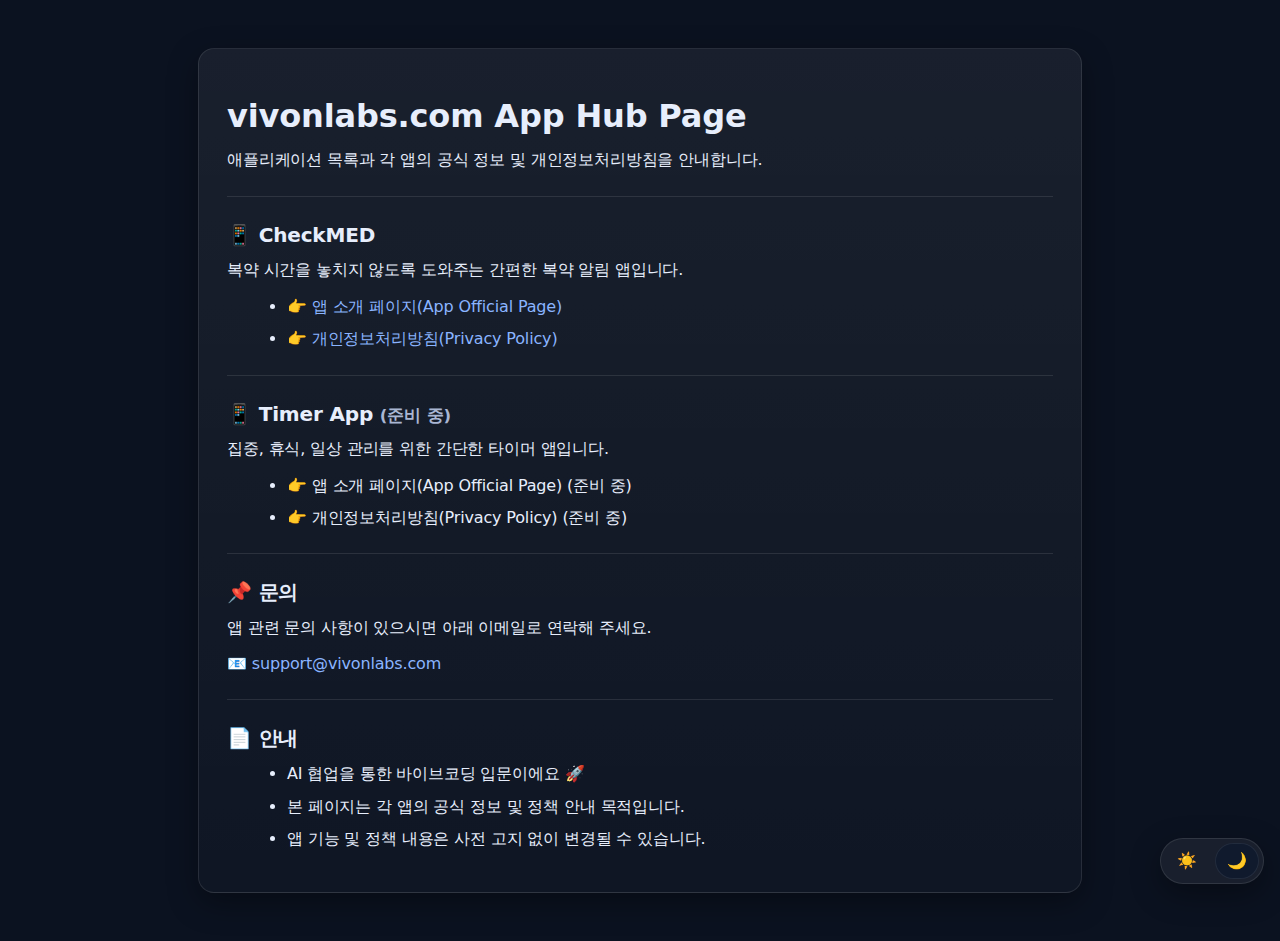
<file: index.html>
<!-- start index.html -->
<!DOCTYPE html>
<html lang="ko">

<head>
    <meta charset="UTF-8">
    <title>vivonlabs.com App Hub</title>
    <meta name="viewport" content="width=device-width, initial-scale=1">
    <link rel="stylesheet" href="/assets/css/style.css">
</head>

<body>

    <main class="container">
        <section class="card">

            <h1>vivonlabs.com App Hub Page</h1>

            <p>
                애플리케이션 목록과 각 앱의 공식 정보 및 개인정보처리방침을 안내합니다.
            </p>

            <hr>

            <h2>📱 CheckMED </h2>
            <p>복약 시간을 놓치지 않도록 도와주는 간편한 복약 알림 앱입니다.</p>
            <ul>
                <li>👉 <a href="/apps/CheckMED/index.html">앱 소개 페이지(App Official Page)</a></li>
                <li>👉 <a href="/apps/CheckMED/privacy.html">개인정보처리방침(Privacy Policy)</a></li>
            </ul>

            <hr>

            <h2>📱 Timer App <small>(준비 중)</small></h2>
            <p>집중, 휴식, 일상 관리를 위한 간단한 타이머 앱입니다.</p>
            <ul>
                <li>👉 앱 소개 페이지(App Official Page) (준비 중)</li>
                <li>👉 개인정보처리방침(Privacy Policy) (준비 중)</li>
            </ul>

            <hr>

            <h2>📌 문의</h2>
            <p>앱 관련 문의 사항이 있으시면 아래 이메일로 연락해 주세요.</p>
            <p>
                📧 <a href="mailto:support@vivonlabs.com">support@vivonlabs.com</a>
            </p>

            <hr>

            <h2>📄 안내</h2>
            <ul>
                <li>AI 협업을 통한 바이브코딩 입문이에요 🚀</li>
                <li>본 페이지는 각 앱의 공식 정보 및 정책 안내 목적입니다.</li>
                <li>앱 기능 및 정책 내용은 사전 고지 없이 변경될 수 있습니다.</li>
            </ul>

        </section>
    </main>

    <div id="themeFab" class="theme-fab theme-fab--dual" aria-label="테마 선택">
        <button id="themeLight" class="seg seg--light" type="button" aria-label="라이트 모드">
            <span class="seg-icon" aria-hidden="true">☀️</span>
        </button>

        <button id="themeDark" class="seg seg--dark" type="button" aria-label="다크 모드">
            <span class="seg-icon" aria-hidden="true">🌙</span>
        </button>
    </div>

    <script src="/assets/js/theme-toggle.js"></script>


</body>

</html>
</file>
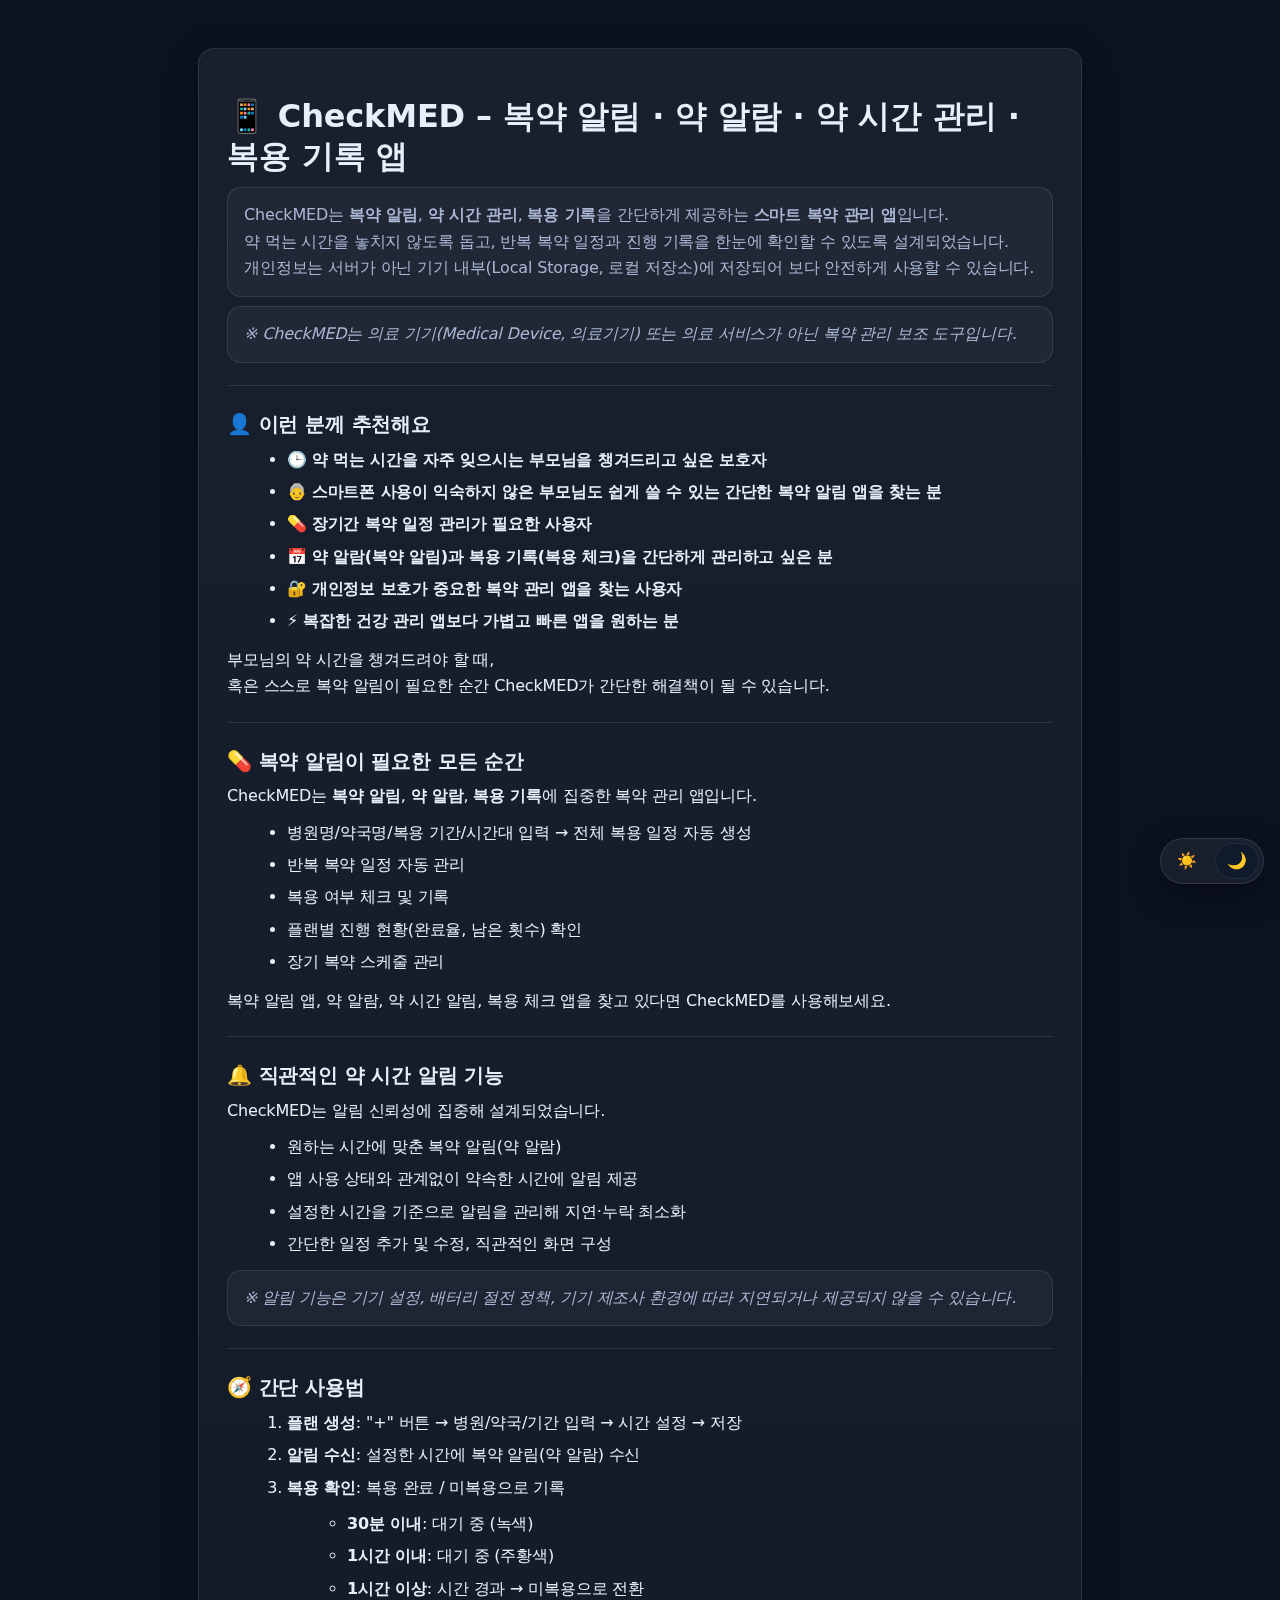
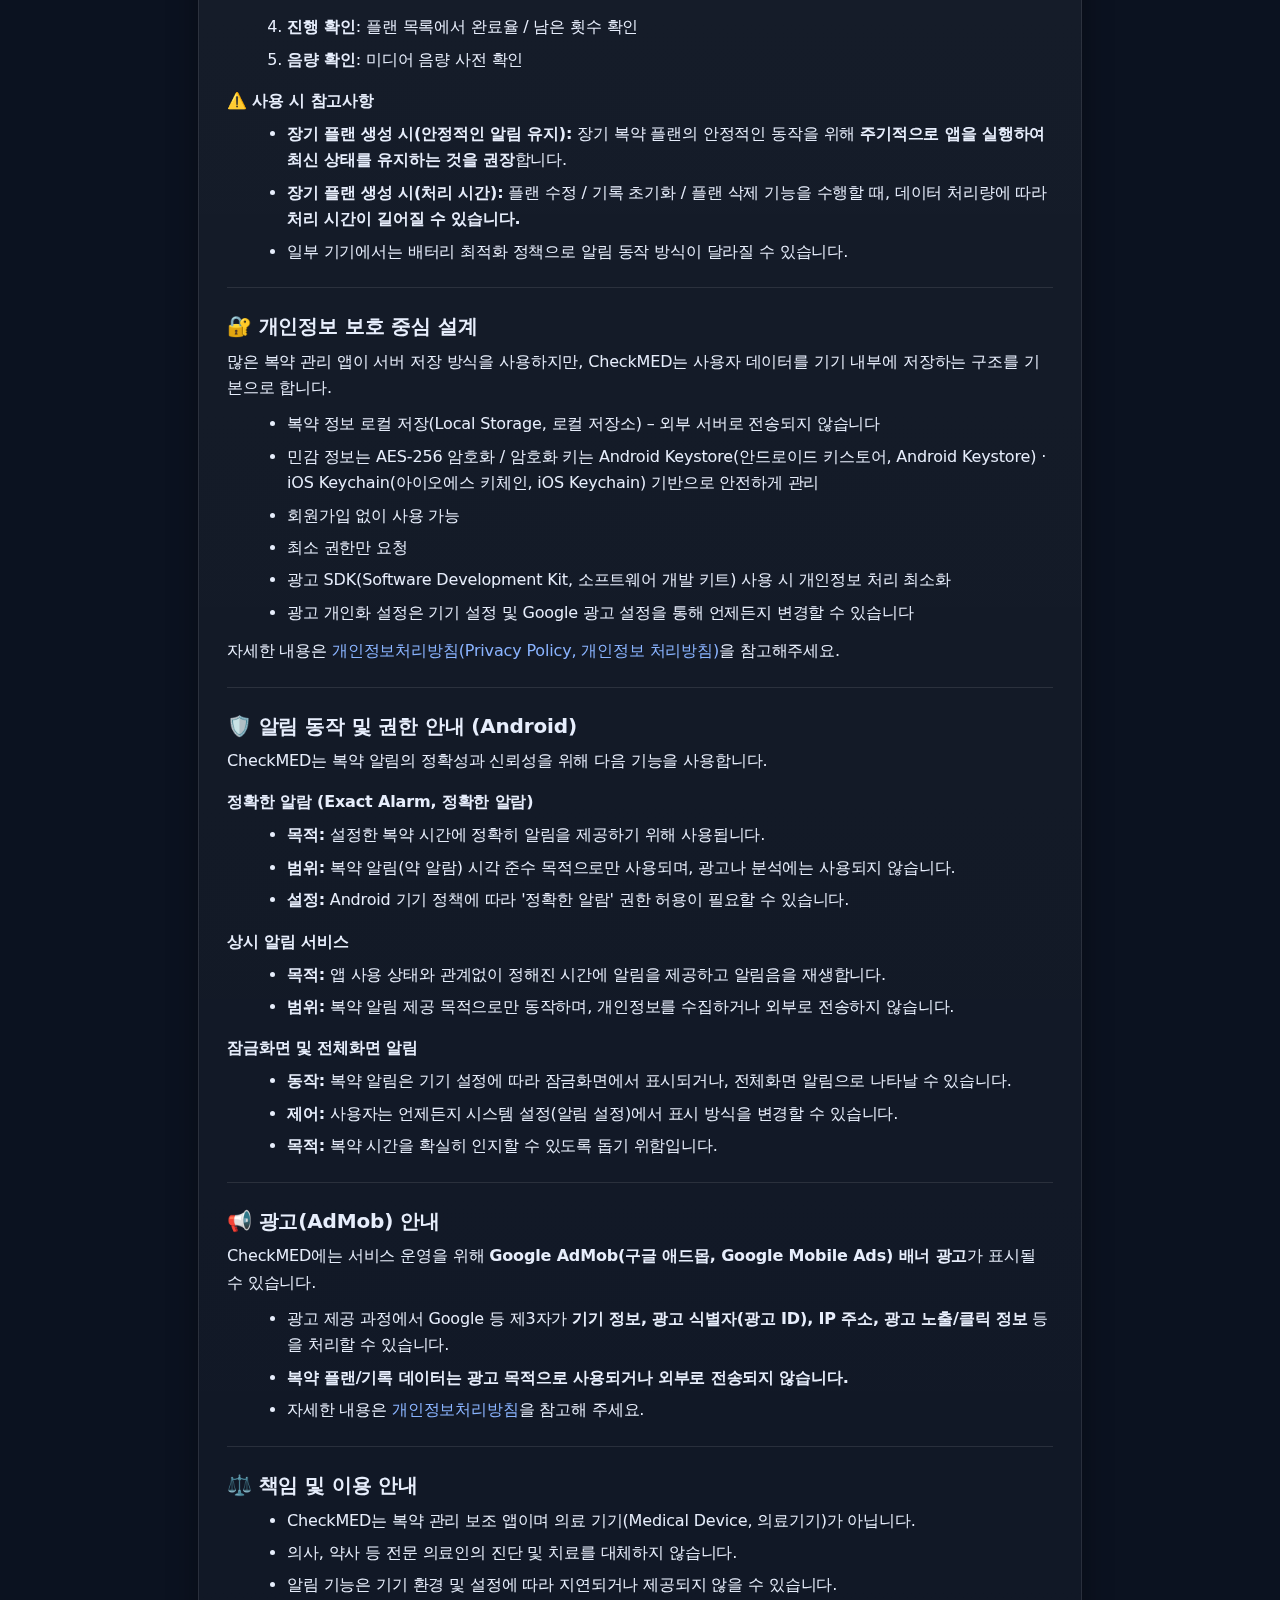
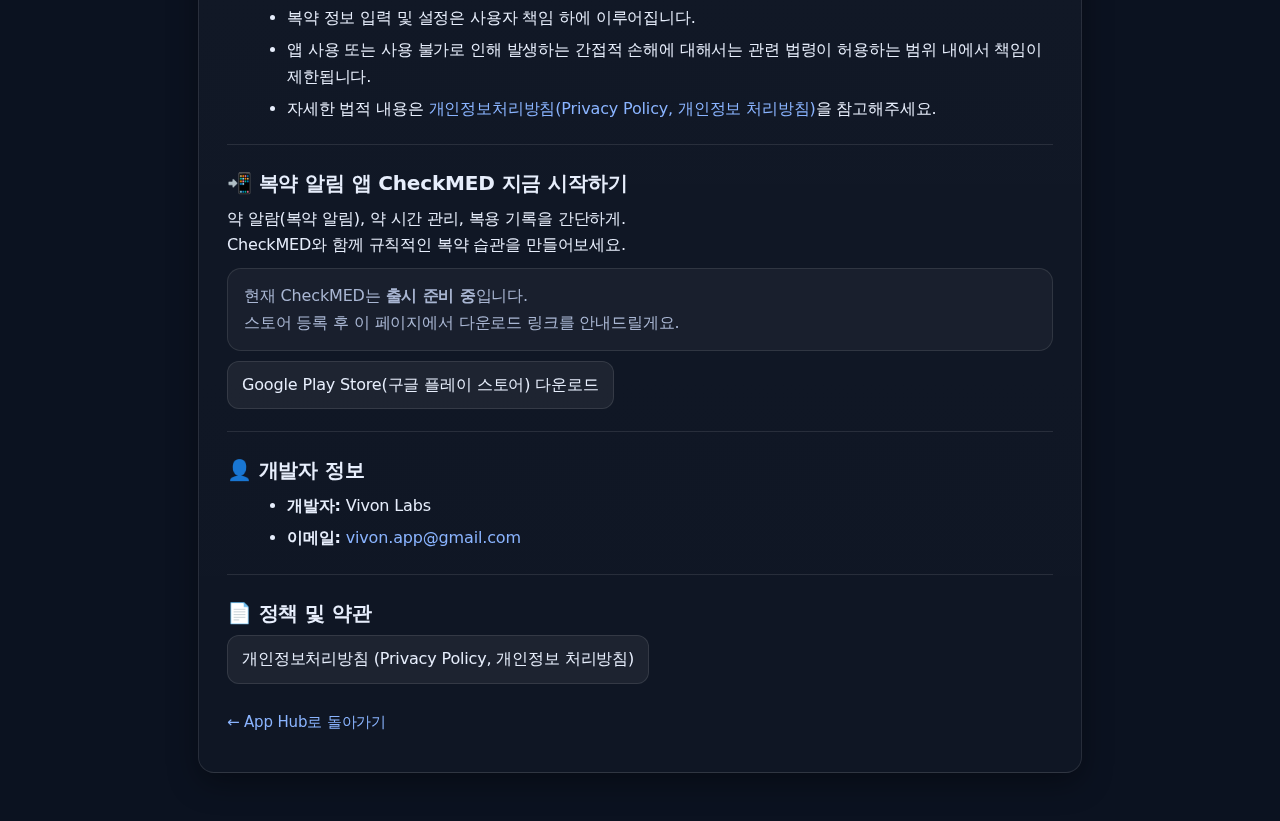
<file: apps/CheckMED/index.html>
<!-- start apps/CheckMED/index.html -->
<!DOCTYPE html>
<html lang="ko">

<head>
  <meta charset="UTF-8">
  <title>CheckMED – 복약 알림 · 약 알람 · 약 시간 관리 · 복용 기록 앱</title>
  <meta name="viewport" content="width=device-width, initial-scale=1">
  <meta name="description"
    content="CheckMED는 복약 알림(약 알람), 약 시간 관리, 복용 기록(복용 체크)을 간단하게 제공하는 스마트 복약 관리 앱입니다. 반복 복약 일정 자동 생성과 진행률 확인을 지원하며, 개인정보는 기기 내부(로컬 저장소)에 안전하게 저장됩니다.">
  <link rel="stylesheet" href="/assets/css/style.css">
</head>

<body>

  <main class="container">
    <section class="card">

      <h1>📱 CheckMED – 복약 알림 · 약 알람 · 약 시간 관리 · 복용 기록 앱</h1>

      <p class="note">
        CheckMED는 <strong>복약 알림</strong>, <strong>약 시간 관리</strong>, <strong>복용 기록</strong>을 간단하게 제공하는 <strong>스마트 복약 관리
          앱</strong>입니다.<br>
        약 먹는 시간을 놓치지 않도록 돕고, 반복 복약 일정과 진행 기록을 한눈에 확인할 수 있도록 설계되었습니다.<br>
        개인정보는 서버가 아닌 기기 내부(Local Storage, 로컬 저장소)에 저장되어 보다 안전하게 사용할 수 있습니다.
      </p>
      <p class="note"><em>※ CheckMED는 의료 기기(Medical Device, 의료기기) 또는 의료 서비스가 아닌 복약 관리 보조 도구입니다.</em></p>

      <hr>

      <h2>👤 이런 분께 추천해요</h2>
      <ul>
        <li>🕒 <strong>약 먹는 시간을 자주 잊으시는 부모님을 챙겨드리고 싶은 보호자</strong></li>
        <li>👵 <strong>스마트폰 사용이 익숙하지 않은 부모님도 쉽게 쓸 수 있는 간단한 복약 알림 앱을 찾는 분</strong></li>
        <li>💊 <strong>장기간 복약 일정 관리가 필요한 사용자</strong></li>
        <li>📅 <strong>약 알람(복약 알림)과 복용 기록(복용 체크)을 간단하게 관리하고 싶은 분</strong></li>
        <li>🔐 <strong>개인정보 보호가 중요한 복약 관리 앱을 찾는 사용자</strong></li>
        <li>⚡ <strong>복잡한 건강 관리 앱보다 가볍고 빠른 앱을 원하는 분</strong></li>
      </ul>
      <p>
        부모님의 약 시간을 챙겨드려야 할 때,<br>
        혹은 스스로 복약 알림이 필요한 순간 CheckMED가 간단한 해결책이 될 수 있습니다.
      </p>

      <hr>

      <h2>💊 복약 알림이 필요한 모든 순간</h2>
      <p>CheckMED는 <strong>복약 알림</strong>, <strong>약 알람</strong>, <strong>복용 기록</strong>에 집중한 복약 관리 앱입니다.</p>
      <ul>
        <li>병원명/약국명/복용 기간/시간대 입력 → 전체 복용 일정 자동 생성</li>
        <li>반복 복약 일정 자동 관리</li>
        <li>복용 여부 체크 및 기록</li>
        <li>플랜별 진행 현황(완료율, 남은 횟수) 확인</li>
        <li>장기 복약 스케줄 관리</li>
      </ul>
      <p>복약 알림 앱, 약 알람, 약 시간 알림, 복용 체크 앱을 찾고 있다면 CheckMED를 사용해보세요.</p>

      <hr>

      <h2>🔔 직관적인 약 시간 알림 기능</h2>
      <p>CheckMED는 알림 신뢰성에 집중해 설계되었습니다.</p>
      <ul>
        <li>원하는 시간에 맞춘 복약 알림(약 알람)</li>
        <li>앱 사용 상태와 관계없이 약속한 시간에 알림 제공</li>
        <li>설정한 시간을 기준으로 알림을 관리해 지연·누락 최소화</li>
        <li>간단한 일정 추가 및 수정, 직관적인 화면 구성</li>
      </ul>

      <p class="note"><em>※ 알림 기능은 기기 설정, 배터리 절전 정책, 기기 제조사 환경에 따라 지연되거나 제공되지 않을 수 있습니다.</em>
      </p>

      <hr>

      <h2>🧭 간단 사용법</h2>
      <ol>
        <li><strong>플랜 생성</strong>: "+" 버튼 → 병원/약국/기간 입력 → 시간 설정 → 저장</li>
        <li><strong>알림 수신</strong>: 설정한 시간에 복약 알림(약 알람) 수신</li>
        <li>
          <strong>복용 확인</strong>: 복용 완료 / 미복용으로 기록
          <ul>
            <li><strong>30분 이내</strong>: 대기 중 (녹색)</li>
            <li><strong>1시간 이내</strong>: 대기 중 (주황색)</li>
            <li><strong>1시간 이상</strong>: 시간 경과 → 미복용으로 전환</li>
          </ul>
        </li>
        <li><strong>진행 확인</strong>: 플랜 목록에서 완료율 / 남은 횟수 확인</li>
        <li><strong>음량 확인</strong>: 미디어 음량 사전 확인</li>
      </ol>

      <h3>⚠️ 사용 시 참고사항</h3>
      <ul>
        <li>
          <strong>장기 플랜 생성 시(안정적인 알림 유지):</strong>
          장기 복약 플랜의 안정적인 동작을 위해 <strong>주기적으로 앱을 실행하여 최신 상태를 유지하는 것을 권장</strong>합니다.
        </li>
        <li>
          <strong>장기 플랜 생성 시(처리 시간):</strong>
          플랜 수정 / 기록 초기화 / 플랜 삭제 기능을 수행할 때, 데이터 처리량에 따라 <strong>처리 시간이 길어질 수 있습니다.</strong>
        </li>
        <li>일부 기기에서는 배터리 최적화 정책으로 알림 동작 방식이 달라질 수 있습니다.</li>
      </ul>

      <hr>

      <h2>🔐 개인정보 보호 중심 설계</h2>
      <p>
        많은 복약 관리 앱이 서버 저장 방식을 사용하지만,
        CheckMED는 사용자 데이터를 기기 내부에 저장하는 구조를 기본으로 합니다.
      </p>
      <ul>
        <li>복약 정보 로컬 저장(Local Storage, 로컬 저장소) – 외부 서버로 전송되지 않습니다</li>
        <li>민감 정보는 AES-256 암호화 / 암호화 키는 Android Keystore(안드로이드 키스토어, Android Keystore) · iOS Keychain(아이오에스 키체인, iOS
          Keychain) 기반으로 안전하게 관리</li>
        <li>회원가입 없이 사용 가능</li>
        <li>최소 권한만 요청</li>
        <li>광고 SDK(Software Development Kit, 소프트웨어 개발 키트) 사용 시 개인정보 처리 최소화</li>
        <li>광고 개인화 설정은 기기 설정 및 Google 광고 설정을 통해 언제든지 변경할 수 있습니다</li>
      </ul>
      <p>
        자세한 내용은
        <a href="/apps/CheckMED/privacy.html">개인정보처리방침(Privacy Policy, 개인정보 처리방침)</a>을 참고해주세요.
      </p>

      <hr>

      <h2>🛡️ 알림 동작 및 권한 안내 (Android)</h2>
      <p>CheckMED는 복약 알림의 정확성과 신뢰성을 위해 다음 기능을 사용합니다.</p>

      <h3>정확한 알람 (Exact Alarm, 정확한 알람)</h3>
      <ul>
        <li><strong>목적:</strong> 설정한 복약 시간에 정확히 알림을 제공하기 위해 사용됩니다.</li>
        <li><strong>범위:</strong> 복약 알림(약 알람) 시각 준수 목적으로만 사용되며, 광고나 분석에는 사용되지 않습니다.</li>
        <li><strong>설정:</strong> Android 기기 정책에 따라 '정확한 알람' 권한 허용이 필요할 수 있습니다.</li>
      </ul>

      <h3>상시 알림 서비스</h3>
      <ul>
        <li><strong>목적:</strong> 앱 사용 상태와 관계없이 정해진 시간에 알림을 제공하고 알림음을 재생합니다.</li>
        <li><strong>범위:</strong> 복약 알림 제공 목적으로만 동작하며, 개인정보를 수집하거나 외부로 전송하지 않습니다.</li>
      </ul>

      <h3>잠금화면 및 전체화면 알림</h3>
      <ul>
        <li><strong>동작:</strong> 복약 알림은 기기 설정에 따라 잠금화면에서 표시되거나, 전체화면 알림으로 나타날 수 있습니다.</li>
        <li><strong>제어:</strong> 사용자는 언제든지 시스템 설정(알림 설정)에서 표시 방식을 변경할 수 있습니다.</li>
        <li><strong>목적:</strong> 복약 시간을 확실히 인지할 수 있도록 돕기 위함입니다.</li>
      </ul>

      <hr>

      <h2>📢 광고(AdMob) 안내</h2>
      <p>CheckMED에는 서비스 운영을 위해 <strong>Google AdMob(구글 애드몹, Google Mobile Ads) 배너 광고</strong>가 표시될 수 있습니다.</p>
      <ul>
        <li>
          광고 제공 과정에서 Google 등 제3자가 <strong>기기 정보, 광고 식별자(광고 ID), IP 주소, 광고 노출/클릭 정보</strong> 등을 처리할 수 있습니다.
        </li>
        <li>
          <strong>복약 플랜/기록 데이터는 광고 목적으로 사용되거나 외부로 전송되지 않습니다.</strong>
        </li>
        <li>
          자세한 내용은 <a href="/apps/CheckMED/privacy.html">개인정보처리방침</a>을 참고해 주세요.
        </li>
      </ul>

      <hr>

      <h2>⚖️ 책임 및 이용 안내</h2>
      <ul>
        <li>CheckMED는 복약 관리 보조 앱이며 의료 기기(Medical Device, 의료기기)가 아닙니다.</li>
        <li>의사, 약사 등 전문 의료인의 진단 및 치료를 대체하지 않습니다.</li>
        <li>알림 기능은 기기 환경 및 설정에 따라 지연되거나 제공되지 않을 수 있습니다.</li>
        <li>복약 정보 입력 및 설정은 사용자 책임 하에 이루어집니다.</li>
        <li>앱 사용 또는 사용 불가로 인해 발생하는 간접적 손해에 대해서는 관련 법령이 허용하는 범위 내에서 책임이 제한됩니다.</li>
        <li>자세한 법적 내용은 <a href="/apps/CheckMED/privacy.html">개인정보처리방침(Privacy Policy, 개인정보 처리방침)</a>을 참고해주세요.</li>
      </ul>

      <hr>

      <h2>📲 복약 알림 앱 CheckMED 지금 시작하기</h2>
      <p>
        약 알람(복약 알림), 약 시간 관리, 복용 기록을 간단하게.<br>
        CheckMED와 함께 규칙적인 복약 습관을 만들어보세요.
      </p>

      <p class="note">
        현재 CheckMED는 <strong>출시 준비 중</strong>입니다.<br>
        스토어 등록 후 이 페이지에서 다운로드 링크를 안내드릴게요.
      </p>

      <!-- Google Play Store 다운로드 버튼: 스토어 등록 후 아래 href에 실제 URL을 입력해주세요 -->
      <p>
        <a class="btn" href="#" aria-disabled="true">
          Google Play Store(구글 플레이 스토어) 다운로드
        </a>
      </p>

      <hr>

      <h2>👤 개발자 정보</h2>
      <ul>
        <li><strong>개발자:</strong> Vivon Labs</li>
        <li>
          <strong>이메일:</strong>
          <a href="mailto:vivon.app@gmail.com">vivon.app@gmail.com</a>
        </li>
      </ul>

      <hr>

      <h2>📄 정책 및 약관</h2>
      <p>
        <a class="btn" href="/apps/CheckMED/privacy.html">
          개인정보처리방침 (Privacy Policy, 개인정보 처리방침)
        </a>
      </p>

      <div class="footer">
        <p>
          <a href="/index.html">← App Hub로 돌아가기</a>
        </p>
      </div>

    </section>
  </main>

  <div id="themeFab" class="theme-fab theme-fab--dual" aria-label="테마 선택">
    <button id="themeLight" class="seg seg--light" type="button" aria-label="라이트 모드">
      <span class="seg-icon" aria-hidden="true">☀️</span>
    </button>

    <button id="themeDark" class="seg seg--dark" type="button" aria-label="다크 모드">
      <span class="seg-icon" aria-hidden="true">🌙</span>
    </button>
  </div>

  <script src="/assets/js/theme-toggle.js"></script>

</body>

</html>
</file>
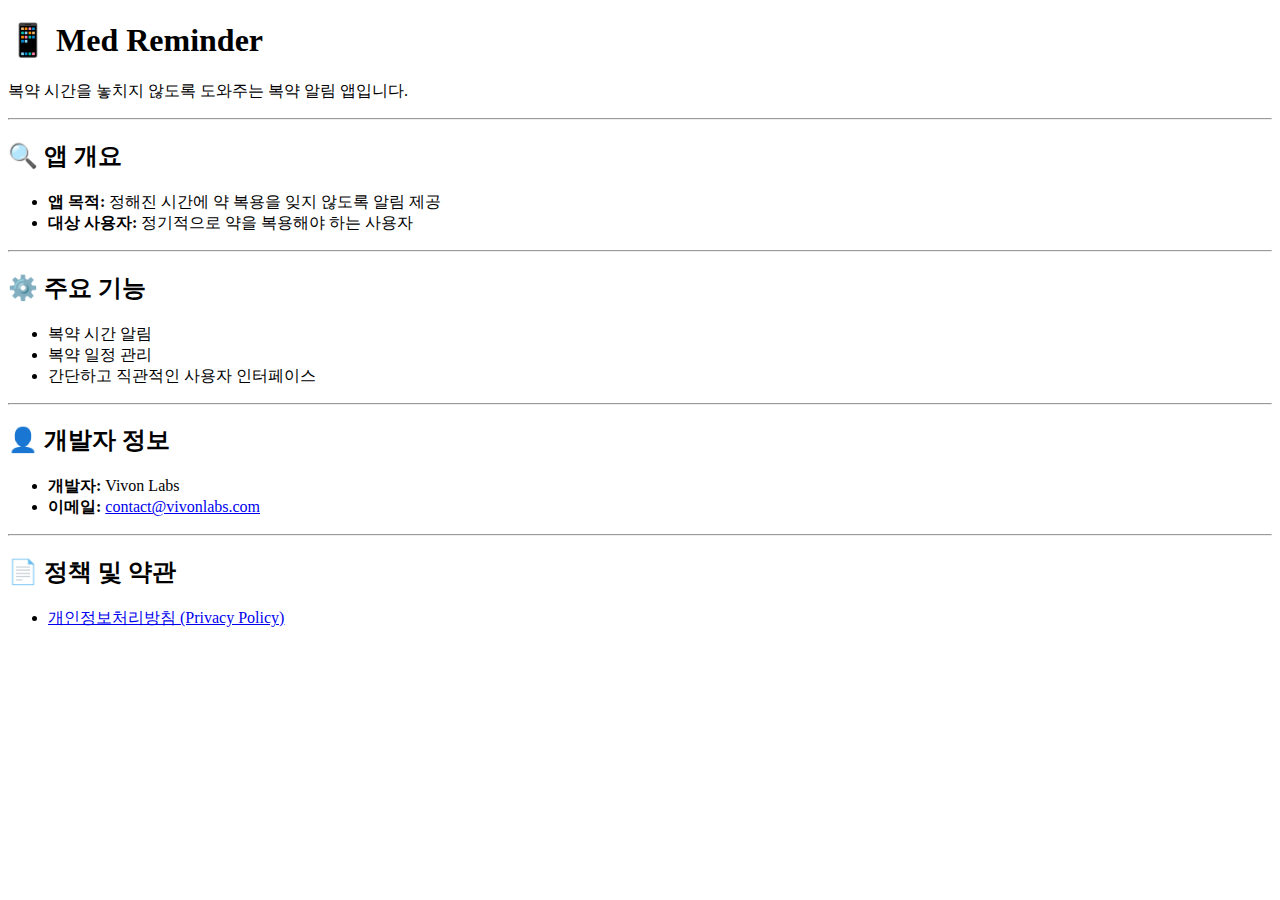
<file: apps/med-reminder/index.html>
<!DOCTYPE html>
<html lang="ko">
<head>
  <meta charset="UTF-8">
  <title>Med Reminder - App Official Page</title>
</head>
<body>

<h1>📱 Med Reminder</h1>

<p>
복약 시간을 놓치지 않도록 도와주는 복약 알림 앱입니다.
</p>

<hr>

<h2>🔍 앱 개요</h2>

<ul>
  <li><strong>앱 목적:</strong> 정해진 시간에 약 복용을 잊지 않도록 알림 제공</li>
  <li><strong>대상 사용자:</strong> 정기적으로 약을 복용해야 하는 사용자</li>
</ul>

<hr>

<h2>⚙️ 주요 기능</h2>

<ul>
  <li>복약 시간 알림</li>
  <li>복약 일정 관리</li>
  <li>간단하고 직관적인 사용자 인터페이스</li>
</ul>

<hr>

<h2>👤 개발자 정보</h2>

<ul>
  <li><strong>개발자:</strong> Vivon Labs</li>
  <li><strong>이메일:</strong> <a href="mailto:contact@vivonlabs.com">contact@vivonlabs.com</a></li>
</ul>

<hr>

<h2>📄 정책 및 약관</h2>

<ul>
  <li>
    <a href="/apps/med-reminder/privacy.html">
      개인정보처리방침 (Privacy Policy)
    </a>
  </li>
</ul>

</body>
</html>
</file>
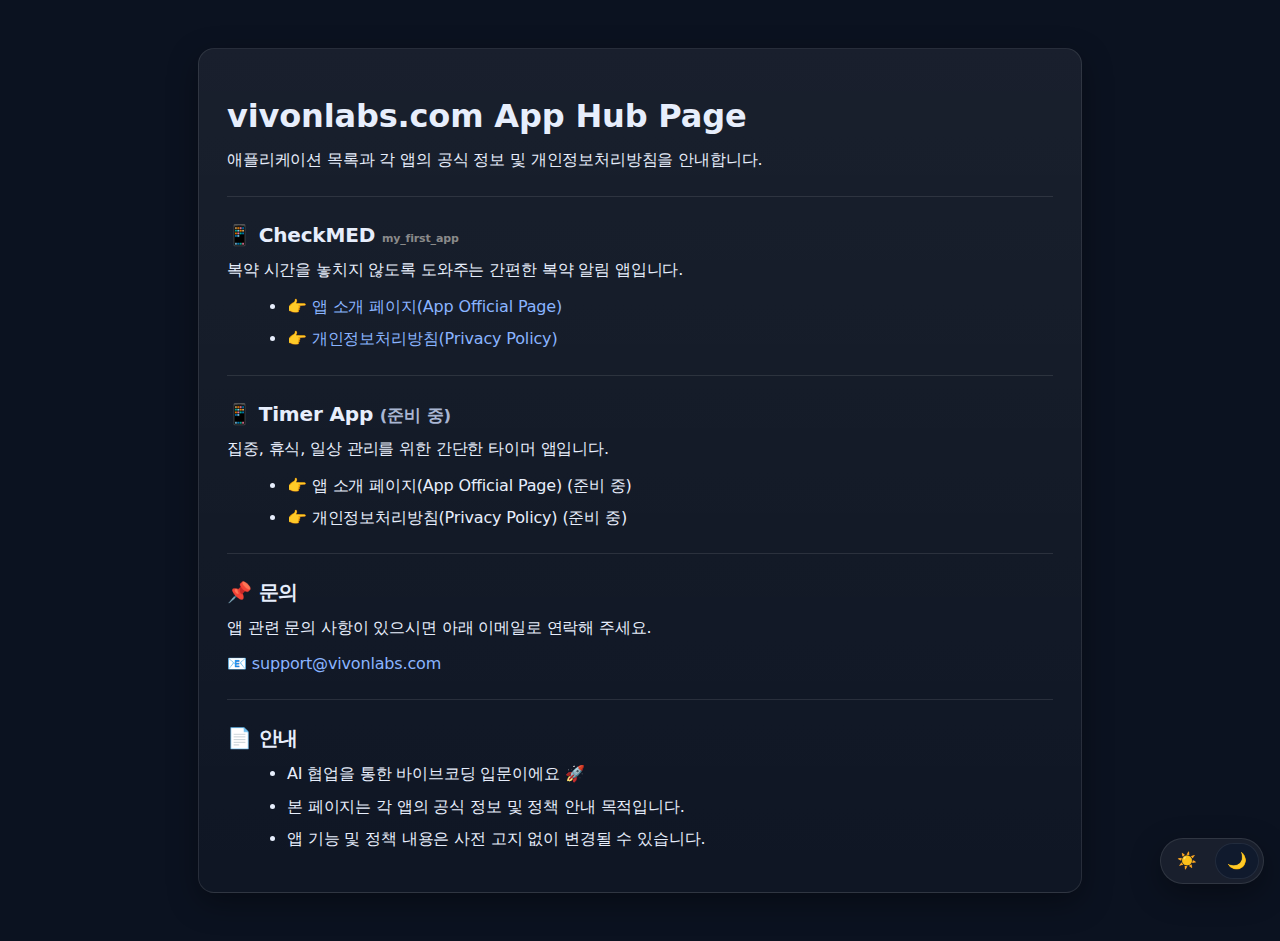
<file: zzzindex.html>
<!-- start index.html -->
<!DOCTYPE html>
<html lang="ko">

<head>
  <meta charset="UTF-8">
  <title>vivonlabs.com App Hub</title>
  <meta name="viewport" content="width=device-width, initial-scale=1">
  <link rel="stylesheet" href="/assets/css/style.css">
</head>

<body>

  <main class="container">
    <section class="card">

      <h1>vivonlabs.com App Hub Page</h1>

      <p>
        애플리케이션 목록과 각 앱의 공식 정보 및 개인정보처리방침을 안내합니다.
      </p>

      <hr>

      <h2>📱 CheckMED <small style="font-size: 11px; color: #8a8a8a;">my_first_app</small></h2>
      <p>복약 시간을 놓치지 않도록 도와주는 간편한 복약 알림 앱입니다.</p>
      <ul>
        <li>👉 <a href="/apps/CheckMED/index.html">앱 소개 페이지(App Official Page)</a></li>
        <li>👉 <a href="/apps/CheckMED/privacy.html">개인정보처리방침(Privacy Policy)</a></li>
      </ul>

      <hr>

      <h2>📱 Timer App <small>(준비 중)</small></h2>
      <p>집중, 휴식, 일상 관리를 위한 간단한 타이머 앱입니다.</p>
      <ul>
        <li>👉 앱 소개 페이지(App Official Page) (준비 중)</li>
        <li>👉 개인정보처리방침(Privacy Policy) (준비 중)</li>
      </ul>

      <hr>

      <h2>📌 문의</h2>
      <p>앱 관련 문의 사항이 있으시면 아래 이메일로 연락해 주세요.</p>
      <p>
        📧 <a href="mailto:support@vivonlabs.com">support@vivonlabs.com</a>
      </p>

      <hr>

      <h2>📄 안내</h2>
      <ul>
        <li>AI 협업을 통한 바이브코딩 입문이에요 🚀</li>
        <li>본 페이지는 각 앱의 공식 정보 및 정책 안내 목적입니다.</li>
        <li>앱 기능 및 정책 내용은 사전 고지 없이 변경될 수 있습니다.</li>
      </ul>

    </section>
  </main>

  <div id="themeFab" class="theme-fab theme-fab--dual" aria-label="테마 선택">
    <button id="themeLight" class="seg seg--light" type="button" aria-label="라이트 모드">
      <span class="seg-icon" aria-hidden="true">☀️</span>
    </button>

    <button id="themeDark" class="seg seg--dark" type="button" aria-label="다크 모드">
      <span class="seg-icon" aria-hidden="true">🌙</span>
    </button>
  </div>

  <script src="/assets/js/theme-toggle.js"></script>


</body>

</html>
</file>
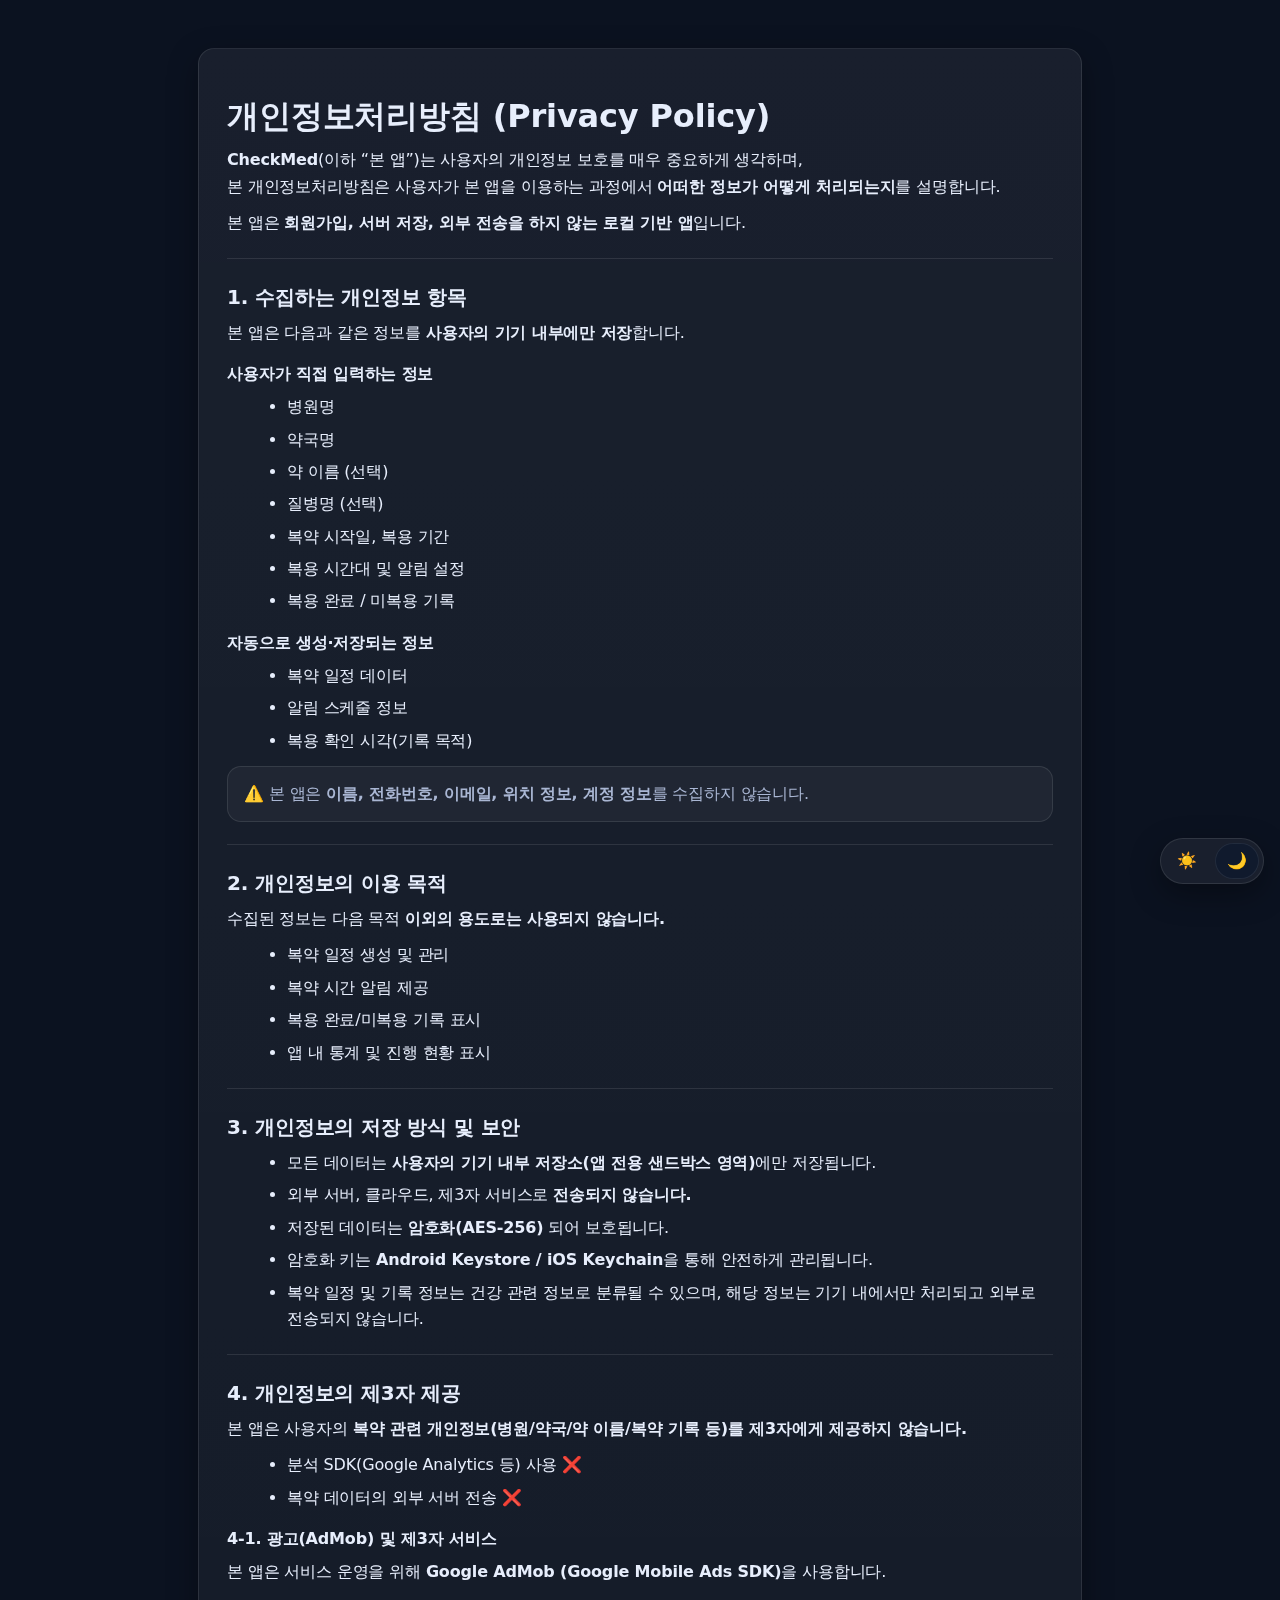
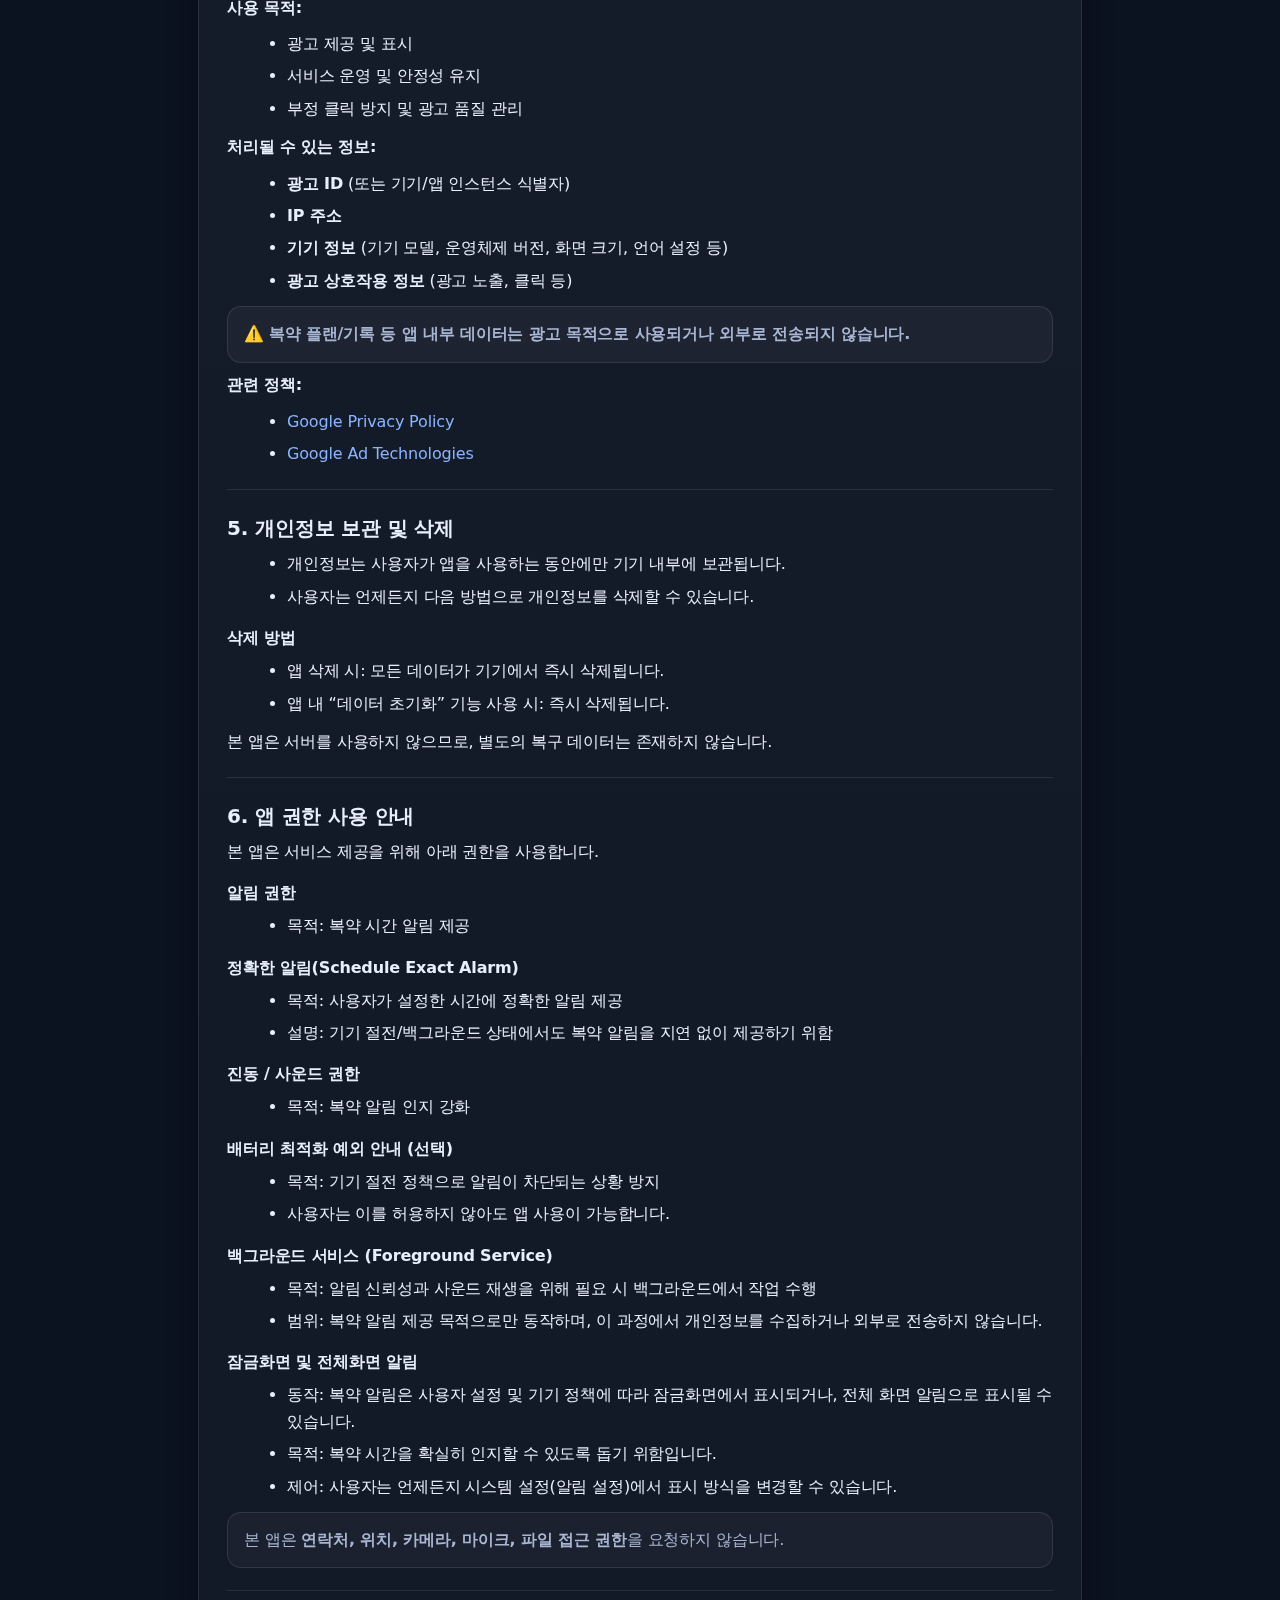
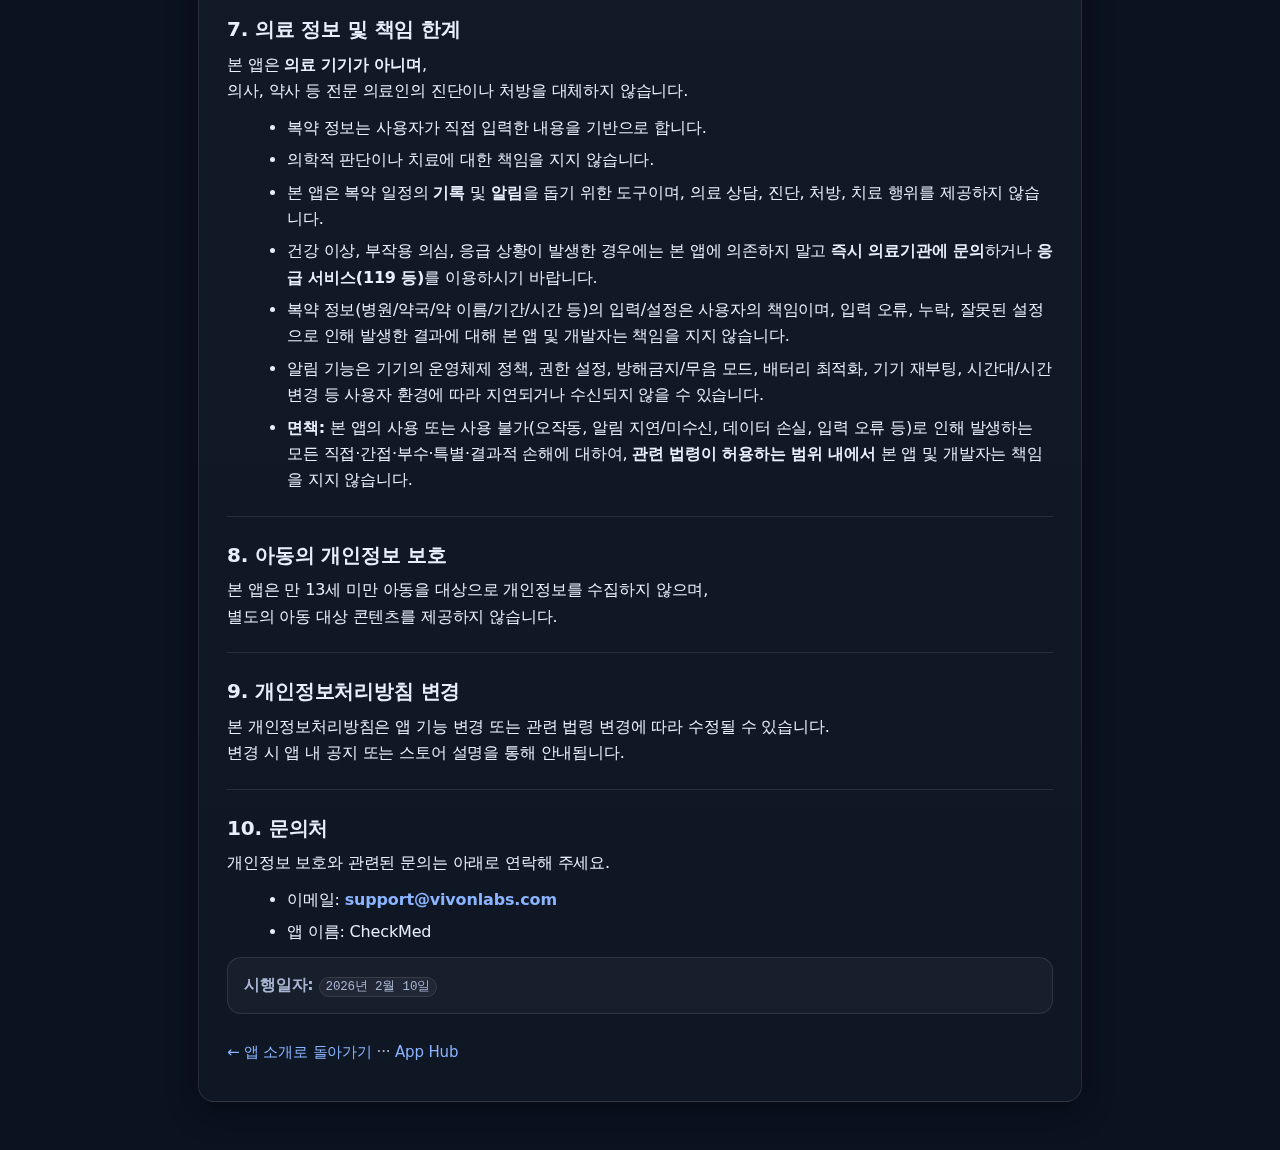
<file: apps/CheckMED/privacy.html>
<!-- start apps/CheckMED/privacy.html -->
<!DOCTYPE html>
<html lang="ko">

<head>
  <meta charset="UTF-8">
  <title>CheckMED - Privacy Policy</title>
  <meta name="viewport" content="width=device-width, initial-scale=1">
  <link rel="stylesheet" href="/assets/css/style.css">
</head>

<body>

  <main class="container">
    <section class="card">

      <h1>개인정보처리방침 (Privacy Policy)</h1>

      <p>
        <strong>CheckMed</strong>(이하 “본 앱”)는 사용자의 개인정보 보호를 매우 중요하게 생각하며,<br>
        본 개인정보처리방침은 사용자가 본 앱을 이용하는 과정에서 <strong>어떠한 정보가 어떻게 처리되는지</strong>를 설명합니다.
      </p>

      <p>
        본 앱은 <strong>회원가입, 서버 저장, 외부 전송을 하지 않는 로컬 기반 앱</strong>입니다.
      </p>

      <hr>

      <h2>1. 수집하는 개인정보 항목</h2>
      <p>본 앱은 다음과 같은 정보를 <strong>사용자의 기기 내부에만 저장</strong>합니다.</p>

      <h3>사용자가 직접 입력하는 정보</h3>
      <ul>
        <li>병원명</li>
        <li>약국명</li>
        <li>약 이름 (선택)</li>
        <li>질병명 (선택)</li>
        <li>복약 시작일, 복용 기간</li>
        <li>복용 시간대 및 알림 설정</li>
        <li>복용 완료 / 미복용 기록</li>
      </ul>

      <h3>자동으로 생성·저장되는 정보</h3>
      <ul>
        <li>복약 일정 데이터</li>
        <li>알림 스케줄 정보</li>
        <li>복용 확인 시각(기록 목적)</li>
      </ul>

      <p class="note">
        ⚠️ 본 앱은 <strong>이름, 전화번호, 이메일, 위치 정보, 계정 정보</strong>를 수집하지 않습니다.
      </p>

      <hr>

      <h2>2. 개인정보의 이용 목적</h2>
      <p>수집된 정보는 다음 목적 <strong>이외의 용도로는 사용되지 않습니다.</strong></p>
      <ul>
        <li>복약 일정 생성 및 관리</li>
        <li>복약 시간 알림 제공</li>
        <li>복용 완료/미복용 기록 표시</li>
        <li>앱 내 통계 및 진행 현황 표시</li>
      </ul>

      <hr>

      <h2>3. 개인정보의 저장 방식 및 보안</h2>
      <ul>
        <li>모든 데이터는 <strong>사용자의 기기 내부 저장소(앱 전용 샌드박스 영역)</strong>에만 저장됩니다.</li>
        <li>외부 서버, 클라우드, 제3자 서비스로 <strong>전송되지 않습니다.</strong></li>
        <li>저장된 데이터는 <strong>암호화(AES-256)</strong> 되어 보호됩니다.</li>
        <li>암호화 키는 <strong>Android Keystore / iOS Keychain</strong>을 통해 안전하게 관리됩니다.</li>
        <li>복약 일정 및 기록 정보는 건강 관련 정보로 분류될 수 있으며, 해당 정보는 기기 내에서만 처리되고 외부로 전송되지 않습니다.</li>
      </ul>

      <hr>

      <h2>4. 개인정보의 제3자 제공</h2>
      <p>본 앱은 사용자의 <strong>복약 관련 개인정보(병원/약국/약 이름/복약 기록 등)를 제3자에게 제공하지 않습니다.</strong></p>
      <ul>
        <li>분석 SDK(Google Analytics 등) 사용 ❌</li>
        <li>복약 데이터의 외부 서버 전송 ❌</li>
      </ul>

      <h3>4-1. 광고(AdMob) 및 제3자 서비스</h3>
      <p>본 앱은 서비스 운영을 위해 <strong>Google AdMob (Google Mobile Ads SDK)</strong>을 사용합니다.</p>

      <p><strong>사용 목적:</strong></p>
      <ul>
        <li>광고 제공 및 표시</li>
        <li>서비스 운영 및 안정성 유지</li>
        <li>부정 클릭 방지 및 광고 품질 관리</li>
      </ul>

      <p><strong>처리될 수 있는 정보:</strong></p>
      <ul>
        <li><strong>광고 ID</strong> (또는 기기/앱 인스턴스 식별자)</li>
        <li><strong>IP 주소</strong></li>
        <li><strong>기기 정보</strong> (기기 모델, 운영체제 버전, 화면 크기, 언어 설정 등)</li>
        <li><strong>광고 상호작용 정보</strong> (광고 노출, 클릭 등)</li>
      </ul>

      <p class="note">
        ⚠️ <strong>복약 플랜/기록 등 앱 내부 데이터는 광고 목적으로 사용되거나 외부로 전송되지 않습니다.</strong>
      </p>

      <p><strong>관련 정책:</strong></p>
      <ul>
        <li><a href="https://policies.google.com/privacy" target="_blank">Google Privacy Policy</a></li>
        <li><a href="https://policies.google.com/technologies/ads" target="_blank">Google Ad Technologies</a></li>
      </ul>

      <hr>

      <h2>5. 개인정보 보관 및 삭제</h2>
      <ul>
        <li>개인정보는 사용자가 앱을 사용하는 동안에만 기기 내부에 보관됩니다.</li>
        <li>사용자는 언제든지 다음 방법으로 개인정보를 삭제할 수 있습니다.</li>
      </ul>

      <h3>삭제 방법</h3>
      <ul>
        <li>앱 삭제 시: 모든 데이터가 기기에서 즉시 삭제됩니다.</li>
        <li>앱 내 “데이터 초기화” 기능 사용 시: 즉시 삭제됩니다.</li>
      </ul>
      <p>본 앱은 서버를 사용하지 않으므로, 별도의 복구 데이터는 존재하지 않습니다.</p>

      <hr>

      <h2>6. 앱 권한 사용 안내</h2>
      <p>본 앱은 서비스 제공을 위해 아래 권한을 사용합니다.</p>

      <h3>알림 권한</h3>
      <ul>
        <li>목적: 복약 시간 알림 제공</li>
      </ul>

      <h3>정확한 알림(Schedule Exact Alarm)</h3>
      <ul>
        <li>목적: 사용자가 설정한 시간에 정확한 알림 제공</li>
        <li>설명: 기기 절전/백그라운드 상태에서도 복약 알림을 지연 없이 제공하기 위함</li>
      </ul>

      <h3>진동 / 사운드 권한</h3>
      <ul>
        <li>목적: 복약 알림 인지 강화</li>
      </ul>

      <h3>배터리 최적화 예외 안내 (선택)</h3>
      <ul>
        <li>목적: 기기 절전 정책으로 알림이 차단되는 상황 방지</li>
        <li>사용자는 이를 허용하지 않아도 앱 사용이 가능합니다.</li>
      </ul>

      <h3>백그라운드 서비스 (Foreground Service)</h3>
      <ul>
        <li>목적: 알림 신뢰성과 사운드 재생을 위해 필요 시 백그라운드에서 작업 수행</li>
        <li>범위: 복약 알림 제공 목적으로만 동작하며, 이 과정에서 개인정보를 수집하거나 외부로 전송하지 않습니다.</li>
      </ul>

      <h3>잠금화면 및 전체화면 알림</h3>
      <ul>
        <li>동작: 복약 알림은 사용자 설정 및 기기 정책에 따라 잠금화면에서 표시되거나, 전체 화면 알림으로 표시될 수 있습니다.</li>
        <li>목적: 복약 시간을 확실히 인지할 수 있도록 돕기 위함입니다.</li>
        <li>제어: 사용자는 언제든지 시스템 설정(알림 설정)에서 표시 방식을 변경할 수 있습니다.</li>
      </ul>

      <p class="note">
        본 앱은 <strong>연락처, 위치, 카메라, 마이크, 파일 접근 권한</strong>을 요청하지 않습니다.
      </p>

      <hr>

      <h2>7. 의료 정보 및 책임 한계</h2>
      <p>
        본 앱은 <strong>의료 기기가 아니며</strong>,<br>
        의사, 약사 등 전문 의료인의 진단이나 처방을 대체하지 않습니다.
      </p>
      <ul>
        <li>복약 정보는 사용자가 직접 입력한 내용을 기반으로 합니다.</li>
        <li>의학적 판단이나 치료에 대한 책임을 지지 않습니다.</li>
        <li>
          본 앱은 복약 일정의 <strong>기록</strong> 및 <strong>알림</strong>을 돕기 위한 도구이며,
          의료 상담, 진단, 처방, 치료 행위를 제공하지 않습니다.
        </li>
        <li>
          건강 이상, 부작용 의심, 응급 상황이 발생한 경우에는
          본 앱에 의존하지 말고 <strong>즉시 의료기관에 문의</strong>하거나 <strong>응급 서비스(119 등)</strong>를 이용하시기 바랍니다.
        </li>
        <li>
          복약 정보(병원/약국/약 이름/기간/시간 등)의 입력/설정은 사용자의 책임이며,
          입력 오류, 누락, 잘못된 설정으로 인해 발생한 결과에 대해 본 앱 및 개발자는 책임을 지지 않습니다.
        </li>
        <li>
          알림 기능은 기기의 운영체제 정책, 권한 설정, 방해금지/무음 모드, 배터리 최적화,
          기기 재부팅, 시간대/시간 변경 등 사용자 환경에 따라 지연되거나 수신되지 않을 수 있습니다.
        </li>
        <li>
          <strong>면책:</strong> 본 앱의 사용 또는 사용 불가(오작동, 알림 지연/미수신, 데이터 손실, 입력 오류 등)로 인해 발생하는
          모든 직접·간접·부수·특별·결과적 손해에 대하여, <strong>관련 법령이 허용하는 범위 내에서</strong>
          본 앱 및 개발자는 책임을 지지 않습니다.
        </li>
      </ul>

      <hr>

      <h2>8. 아동의 개인정보 보호</h2>
      <p>
        본 앱은 만 13세 미만 아동을 대상으로 개인정보를 수집하지 않으며,<br>
        별도의 아동 대상 콘텐츠를 제공하지 않습니다.
      </p>

      <hr>

      <h2>9. 개인정보처리방침 변경</h2>
      <p>
        본 개인정보처리방침은 앱 기능 변경 또는 관련 법령 변경에 따라 수정될 수 있습니다.<br>
        변경 시 앱 내 공지 또는 스토어 설명을 통해 안내됩니다.
      </p>

      <hr>

      <h2>10. 문의처</h2>
      <p>개인정보 보호와 관련된 문의는 아래로 연락해 주세요.</p>
      <ul>
        <li>이메일: <a href="mailto:support@vivonlabs.com"><strong>support@vivonlabs.com</strong></a></li>
        <li>앱 이름: CheckMed</li>
      </ul>

      <p class="note">
        <strong>시행일자:</strong> <span class="code">2026년 2월 10일</span>
      </p>

      <div class="footer">
        <p>
          <a href="/apps/CheckMED/index.html">← 앱 소개로 돌아가기</a>
          ···
          <a href="/index.html">App Hub</a>
        </p>
      </div>

    </section>
  </main>


  <div id="themeFab" class="theme-fab theme-fab--dual" aria-label="테마 선택">
    <button id="themeLight" class="seg seg--light" type="button" aria-label="라이트 모드">
      <span class="seg-icon" aria-hidden="true">☀️</span>
    </button>

    <button id="themeDark" class="seg seg--dark" type="button" aria-label="다크 모드">
      <span class="seg-icon" aria-hidden="true">🌙</span>
    </button>
  </div>

  <script src="/assets/js/theme-toggle.js"></script>


</body>

</html>
</file>
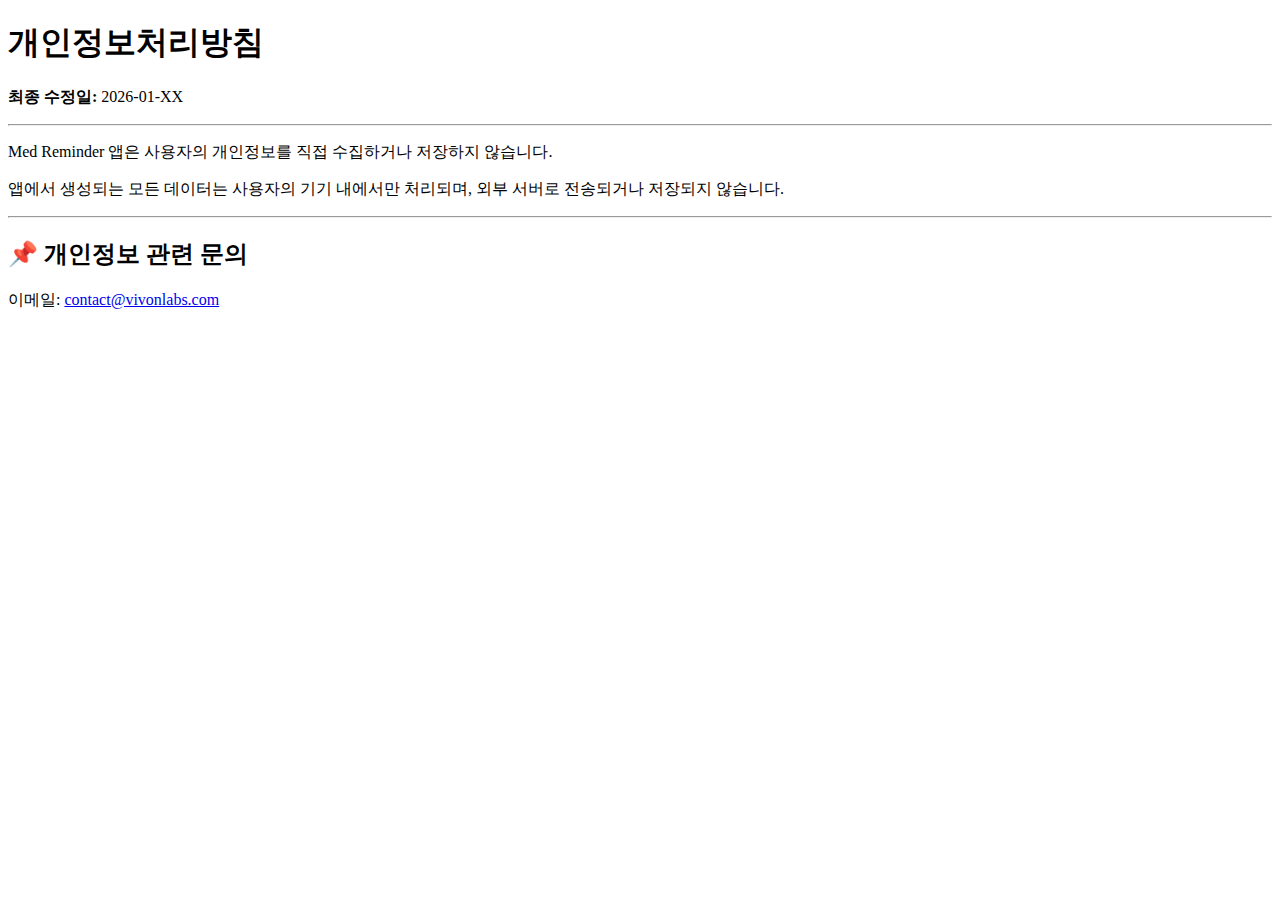
<file: apps/med-reminder/privacy.html>
<!DOCTYPE html>
<html lang="ko">
<head>
  <meta charset="UTF-8">
  <title>Med Reminder - Privacy Policy</title>
</head>
<body>

<h1>개인정보처리방침</h1>

<p><strong>최종 수정일:</strong> 2026-01-XX</p>

<hr>

<p>
Med Reminder 앱은 사용자의 개인정보를 직접 수집하거나 저장하지 않습니다.
</p>

<p>
앱에서 생성되는 모든 데이터는 사용자의 기기 내에서만 처리되며,
외부 서버로 전송되거나 저장되지 않습니다.
</p>

<hr>

<h2>📌 개인정보 관련 문의</h2>

<p>
이메일: <a href="mailto:contact@vivonlabs.com">contact@vivonlabs.com</a>
</p>

</body>
</html>
</file>
<file: assets/css/style.css>
/* =========================================================
   Vivon Labs – Shared Styles
   Docs-first · Trustworthy · Modern · Stable
   Background: FIXED overlay (banding/분리감 방지)
   ========================================================= */

/* ---------- Design Tokens ---------- */
:root {
  /* Colors */
  --bg: #0b1220;
  /* base background */
  --card: #0f1a2e;
  /* card surface */
  --text: #e7eefc;
  /* primary text */
  --muted: #a9b6d3;
  /* secondary text */
  --border: rgba(255, 255, 255, .10);
  --link: #8ab4ff;
  --link-hover: #b7d0ff;
  --accent: #22c55e;

  /* Layout */
  --maxw: 920px;
  --radius: 16px;
  --pad: 28px;

  /* Shadow */
  --shadow: 0 10px 30px rgba(0, 0, 0, .35);

  /* Font */
  --mono: ui-monospace, SFMono-Regular, Menlo, Monaco, Consolas,
    "Liberation Mono", "Courier New", monospace;
}

/* ---------- Manual Theme Override (data-theme) ---------- */
/* 시스템 설정 대신 사용자가 강제로 고정하는 경우 */
@media (prefers-color-scheme: light) {
  :root[data-theme="dark"] {
    --bg: #0b1220;
    --card: #0f1a2e;
    --text: #e7eefc;
    --muted: #a9b6d3;
    --border: rgba(255, 255, 255, .10);
    --link: #8ab4ff;
    --link-hover: #b7d0ff;
    --shadow: 0 10px 30px rgba(0, 0, 0, .35);
  }

  :root[data-theme="light"] {
    --bg: #f6f8fc;
    --card: #ffffff;
    --text: #0b1220;
    --muted: #4a5568;
    --border: rgba(15, 23, 42, .10);
    --link: #2563eb;
    --link-hover: #1d4ed8;
    --shadow: 0 10px 30px rgba(15, 23, 42, .08);
  }

}

/* ---------- Base Reset ---------- */
* {
  box-sizing: border-box;
}

html,
body {
  height: 100%;
  background: var(--bg);
  /* ✅ 단색 고정: 분리감 원천 차단 */
}

body {
  margin: 0;
  background: var(--bg);
  /* ✅ 단색 고정 */
  color: var(--text);
  font-family: system-ui, -apple-system, Segoe UI, Roboto, Arial,
    "Noto Sans KR", sans-serif;
  line-height: 1.65;
  letter-spacing: -0.01em;
  position: relative;
  /* ✅ ::before 오버레이 기준 */
  overflow-x: hidden;
  /* ✅ 가로 스크롤 방지 */
}

/* ✅ FIXED 오버레이: 스크롤/페이지 높이 변화에도 "띠"가 생기지 않음 */
body::before {
  content: "";
  position: fixed;
  inset: 0;
  z-index: -1;
  pointer-events: none;

  /* 어두운 배경에서 은은하게, 끝까지 자연스럽게 퍼지게 */
  background:
    radial-gradient(1400px 700px at 20% -10%, rgba(138, 180, 255, .10), transparent 100%),
    radial-gradient(1100px 550px at 90% -10%, rgba(34, 197, 94, .06), transparent 100%);
}

/* 라이트 모드에서는 tint를 더 약하게 (띠/단차 느낌 방지) */
@media (prefers-color-scheme: light) {
  body::before {
    background:
      radial-gradient(1400px 700px at 20% -10%, rgba(37, 99, 235, .06), transparent 100%),
      radial-gradient(1100px 550px at 90% -10%, rgba(34, 197, 94, .03), transparent 100%);
  }
}

/* ---------- Layout ---------- */
.container {
  max-width: var(--maxw);
  margin: 0 auto;
  padding: 48px 18px;
}

.card {
  background: linear-gradient(180deg,
      rgba(255, 255, 255, .06),
      rgba(255, 255, 255, .02));
  border: 1px solid var(--border);
  border-radius: var(--radius);
  box-shadow: var(--shadow);
  padding: var(--pad);
}

/* ---------- Typography ---------- */
h1,
h2,
h3 {
  margin: 0.6em 0 0.35em;
  line-height: 1.25;
}

h1 {
  font-size: 32px;
}

h2 {
  font-size: 20px;
  margin-top: 26px;
}

h3 {
  font-size: 16px;
  margin-top: 18px;
}

p {
  margin: 0.6em 0;
}

small {
  color: var(--muted);
}

hr {
  border: 0;
  border-top: 1px solid var(--border);
  margin: 22px 0;
}

/* ---------- Links ---------- */
a {
  color: var(--link);
  text-decoration: none;
}

a:hover {
  color: var(--link-hover);
  text-decoration: underline;
}

/* ---------- Lists ---------- */
ul,
ol {
  margin: 10px 0 12px 20px;
}

li {
  margin: 6px 0;
}

/* ---------- Notes / Callouts ---------- */
.note {
  border: 1px solid var(--border);
  border-radius: 14px;
  padding: 14px 16px;
  background: rgba(255, 255, 255, .04);
  color: var(--muted);
}

/* ---------- Buttons (Links) ---------- */
.btn {
  display: inline-flex;
  align-items: center;
  gap: 8px;
  padding: 10px 14px;
  border-radius: 12px;
  border: 1px solid var(--border);
  background: rgba(255, 255, 255, .06);
  color: var(--text);
  text-decoration: none;
}

.btn:hover {
  background: rgba(255, 255, 255, .10);
  text-decoration: none;
}

/* ---------- Footer ---------- */
.footer {
  margin-top: 26px;
  color: var(--muted);
  font-size: 15px;
}

/* ---------- Code-like Text ---------- */
.code {
  font-family: var(--mono);
  font-size: 12.5px;
  padding: 2px 6px;
  border: 1px solid var(--border);
  border-radius: 10px;
  background: rgba(255, 255, 255, .04);
}

/* ---------- Mobile ---------- */
@media (max-width: 560px) {
  .container {
    padding: 32px 14px;
  }

  .card {
    padding: 18px;
  }

  h1 {
    font-size: 26px;
  }
}

/* ---------- Theme Floating Button (True Dual) ---------- */
.theme-fab {
  position: fixed;
  right: 16px;
  bottom: 16px;
  z-index: 9999;

  border: 1px solid var(--border);
  background: rgba(255, 255, 255, .06);
  box-shadow: var(--shadow);
  backdrop-filter: blur(10px);

  padding: 4px;
  border-radius: 999px;

  display: inline-flex;
  gap: 6px;
}

.theme-fab--dual .seg {
  width: 44px;
  height: 36px;
  border: 0;
  border-radius: 999px;

  display: inline-flex;
  align-items: center;
  justify-content: center;

  background: transparent;
  color: var(--muted);
  cursor: pointer;

  transition: background .12s ease, color .12s ease, box-shadow .12s ease, transform .12s ease;
}

.theme-fab--dual .seg:active {
  transform: translateY(1px);
}

.theme-fab--dual .seg:focus {
  outline: 2px solid rgba(138, 180, 255, .35);
  outline-offset: 3px;
}

.theme-fab--dual .seg-icon {
  font-size: 16px;
  line-height: 1;
}

/* ✅ 하이라이트는 JS가 찍어주는 data-active로만 결정 */
#themeFab[data-active="dark"] .seg--dark {
  background: rgba(15, 26, 46, .85);
  color: #ffffff;
  box-shadow: 0 0 0 1px rgba(255, 255, 255, .08) inset;
}

#themeFab[data-active="light"] .seg--light {
  background: rgba(255, 255, 255, .92);
  color: #0b1220;
  box-shadow: 0 0 0 1px rgba(15, 23, 42, .10) inset;
}

/* Mobile */
@media (max-width: 560px) {
  .theme-fab {
    right: 12px;
    bottom: 12px;
  }
}

.checkmed-heading {
  margin: 0.6em 0 0.35em;
  line-height: 1.25;
  word-break: keep-all;
}

.app-title {
  display: block;
  font-size: 32px;
  font-weight: 800;
  line-height: 1.2;
}

.app-subtitle {
  display: block;
  margin-top: 8px;
  padding-left: 8px;
  font-size: 30px;
  font-weight: 500;
  line-height: 1.5;
  color: var(--muted);
}
</file>
